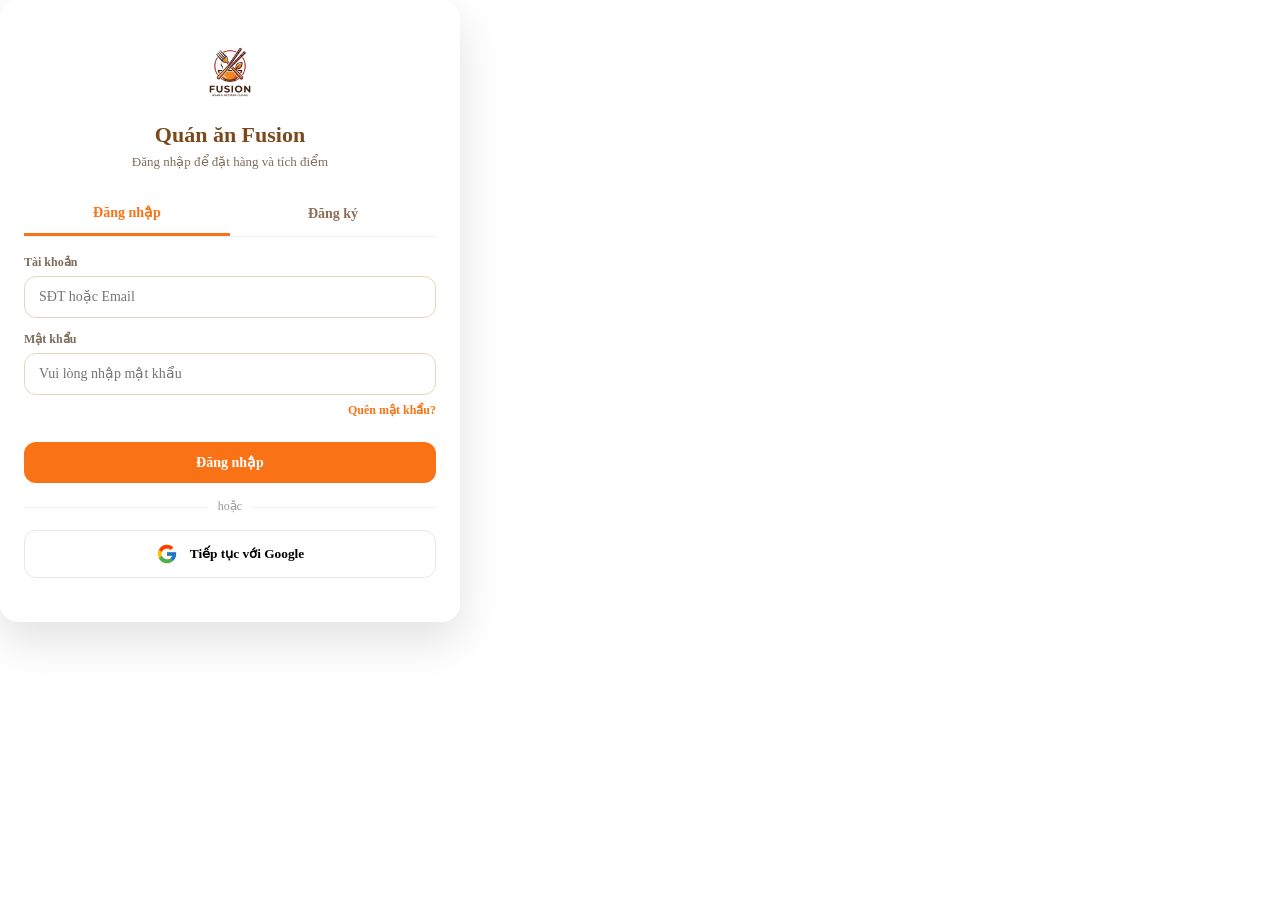
<file: src/partials/auth.html>
<!DOCTYPE html>
<html lang="vi">
<head>
  <meta charset="UTF-8">
  <meta name="viewport" content="width=device-width, initial-scale=1.0">
  <meta name="description" content="Đăng nhập hoặc tạo tài khoản Quán ăn Fusion">
  <title>Đăng nhập / Đăng ký – Quán ăn Fusion</title>
  <link rel="stylesheet" href="../../css/base/variables.css">
  <link rel="stylesheet" href="../../css/base/reset.css">
  <link rel="stylesheet" href="../../css/pages/auth.css">
</head>
<body>
  <div class="auth-card">
    <div class="logo">
      <img src="../../images/logo-fusion.png" alt="Logo" class="logo-icon" style="height: 80px; width: 80px; object-fit: contain; border-radius: 12px; margin-bottom: 10px;">
      <h2>Quán ăn Fusion</h2>
      <p>Đăng nhập để đặt hàng và tích điểm</p>
    </div>

    <div class="tabs">
      <button class="tab active" id="tab-login" onclick="switchTab('login')">Đăng nhập</button>
      <button class="tab" id="tab-register" onclick="switchTab('register')">Đăng ký</button>
    </div>

    <!-- Form đăng nhập -->
    <div id="login-panel">
      <div class="form-sec">
        <label class="f-label">Tài khoản</label>
        <input class="f-in" id="l-user" type="text" placeholder="SĐT hoặc Email">
      </div>
      <div class="form-sec">
        <label class="f-label">Mật khẩu</label>
        <input class="f-in" id="l-pass" type="password" placeholder="Vui lòng nhập mật khẩu" onkeydown="if(event.key==='Enter')doLogin()">
        <span class="forgot-link" onclick="showForgotPasswordForm()">Quên mật khẩu?</span>
      </div>
      <button class="btn-main" onclick="doLogin()">Đăng nhập</button>
      <div class="divider"><span>hoặc</span></div>
      <button class="social-btn" onclick="doSocialLogin('Google')">
        <span class="social-icon">
          <svg viewBox="0 0 48 48" aria-hidden="true">
            <path fill="#FFC107" d="M43.611 20.083H42V20H24v8h11.303c-1.649 4.657-6.08 8-11.303 8-6.627 0-12-5.373-12-12s5.373-12 12-12c3.059 0 5.842 1.154 7.961 3.039l5.657-5.657C34.046 6.053 29.268 4 24 4 12.955 4 4 12.955 4 24s8.955 20 20 20c11.045 0 20-8.955 20-20 0-1.341-.138-2.65-.389-3.917z"/>
            <path fill="#FF3D00" d="M6.306 14.691l6.571 4.819C14.655 15.108 18.961 12 24 12c3.059 0 5.842 1.154 7.961 3.039l5.657-5.657C34.046 6.053 29.268 4 24 4 16.318 4 9.656 8.337 6.306 14.691z"/>
            <path fill="#4CAF50" d="M24 44c5.166 0 9.86-1.977 13.409-5.192l-6.19-5.238C29.211 35.091 26.715 36 24 36c-5.202 0-9.619-3.317-11.283-7.946l-6.522 5.025C9.505 39.556 16.227 44 24 44z"/>
            <path fill="#1976D2" d="M43.611 20.083H42V20H24v8h11.303a12.04 12.04 0 01-4.087 5.571l.003-.002 6.19 5.238C36.971 39.205 44 34 44 24c0-1.341-.138-2.65-.389-3.917z"/>
          </svg>
        </span>
        <span>Tiếp tục với Google</span>
      </button>
    </div>

    <!-- Form đăng ký -->
    <div id="register-panel" style="display:none">
      <div class="f-row">
        <div class="form-sec">
          <label class="f-label">Họ</label>
          <input class="f-in" id="r-first" type="text" placeholder="Nguyễn">
        </div>
        <div class="form-sec">
          <label class="f-label">Tên</label>
          <input class="f-in" id="r-last" type="text" placeholder="Văn A">
        </div>
      </div>
      <div class="form-sec">
        <label class="f-label">Số điện thoại</label>
        <input class="f-in" id="r-phone" type="text" placeholder="0912 345 678">
      </div>
      <div class="form-sec">
        <label class="f-label">Email</label>
        <input class="f-in" id="r-email" type="email" placeholder="email@gmail.com">
      </div>
      <div class="form-sec">
        <label class="f-label">Mật khẩu</label>
        <input class="f-in" id="r-pass" type="password" placeholder="Ít nhất 8 ký tự">
      </div>
      <div class="form-sec">
        <label class="f-label">Nhập lại mật khẩu</label>
        <input class="f-in" id="r-confirm" type="password" placeholder="••••••••" onkeydown="if(event.key==='Enter')doRegister()">
      </div>
      <button class="btn-main" onclick="doRegister()">Tạo tài khoản</button>
    </div>

    <!-- Form quên mật khẩu -->
    <div id="forgot-panel" style="display:none">
      <div class="form-sec">
        <label class="f-label">Email đã đăng ký</label>
        <input class="f-in" id="f-email" type="email" placeholder="yourname@gmail.com">
      </div>
      <div class="form-sec">
        <label class="f-label">Mật khẩu mới</label>
        <input class="f-in" id="f-pass" type="password" placeholder="Ít nhất 8 ký tự">
      </div>
      <div class="form-sec">
        <label class="f-label">Nhập lại mật khẩu mới</label>
        <input class="f-in" id="f-confirm" type="password" placeholder="••••••••">
      </div>
      <button class="btn-main" onclick="doForgotPassword()">Đặt lại mật khẩu</button>
      <button class="btn-out" onclick="hideForgotPasswordForm()" style="margin-top:10px">Quay lại đăng nhập</button>
    </div>

    <div id="msg" class="msg"></div>
  </div>

  <!-- Auth JS (theo thứ tự phụ thuộc) -->
  <script src="../../js/core/config.js"></script>
  <script src="../../js/core/storage.js"></script>
  <script>
    // switchTab: chuyển giữa đăng nhập / đăng ký
    function switchTab(tab) {
      document.getElementById('login-panel').style.display    = tab === 'login'    ? '' : 'none';
      document.getElementById('register-panel').style.display = tab === 'register' ? '' : 'none';
      document.getElementById('forgot-panel').style.display   = 'none';
      document.querySelectorAll('.tab').forEach(function(t){ t.classList.remove('active'); });
      var activeTab = document.getElementById('tab-' + tab);
      if (activeTab) activeTab.classList.add('active');
    }
  </script>
  <script src="https://accounts.google.com/gsi/client" async defer></script>
  <script src="../../js/auth/login.js"></script>
  <script src="../../js/auth/register.js"></script>
  <script src="../../js/auth/forgot-password.js"></script>
  <script src="../../js/auth/social-login.js"></script>
</body>
</html>
</file>
<file: css/base/variables.css>
/* ── CSS VARIABLES ── */
:root{
  --orange:#E8521A;--orange-l:#FFF3E9;--orange-d:#C03F0E;
  --orange-2:#FF9A3D;--cream:#FFF9F3;--brown:#4A2C12;--brown-l:#8B5E3C;
  --surf:#fff;--surf2:#F9F5F0;--surf3:#F2ECE4;
  --border:rgba(74,44,18,.1);--border2:rgba(74,44,18,.18);
  --text:#2C1A0E;--muted:#8B7355;--muted2:#BBA98A;
  --green:#16A34A;--green-l:#DCFCE7;
  --red:#DC2626;--red-l:#FEE2E2;
  --yellow:#F59E0B;--yellow-l:#FEF9C3;
  --r:12px;--r-sm:8px;--r-lg:18px;--r-xl:24px;
  --sh:0 2px 12px rgba(74,44,18,.08);
  --sh-lg:0 12px 40px rgba(74,44,18,.15);
  --sh-xl:0 20px 60px rgba(74,44,18,.2);
  --trans-dur:0.3s;
}
</file>
<file: css/pages/auth.css>
/* ── AUTH PAGE (Scoped to .auth-card) ── */
.auth-card{
  width:min(460px,100%);
  background:#fff;
  border-radius:18px;
  box-shadow:0 18px 45px rgba(0,0,0,.12);
  padding:32px 24px;
}
.auth-card .logo{display:flex;flex-direction:column;align-items:center;margin-bottom:18px}
.auth-card .logo-mark{font-size:44px;margin-bottom:6px}
.auth-card h2{margin:0;font-size:22px;color:#7a4a1d}
.auth-card p{margin:6px 0 0;color:#7d6d5a;font-size:13px}
.auth-card .tabs{display:flex;border-bottom:1px solid #eee;margin:22px 0 18px}
.auth-card .tab{flex:1;background:none;border:none;padding:12px 10px;font-size:14px;font-weight:700;color:#8b6f57;cursor:pointer}
.auth-card .tab.active{color:#f97316;border-bottom:3px solid #f97316}
.auth-card .form-sec{margin-bottom:14px}
.auth-card .f-label{display:block;font-size:12px;color:#7d6d5a;margin-bottom:6px;font-weight:600}
.auth-card .f-in{width:100%;padding:12px 14px;border:1px solid #e7d6bb;border-radius:12px;outline:none;font-size:14px;}
.auth-card .f-in:focus{border-color:#f97316;box-shadow:0 0 0 3px rgba(249,115,22,.12)}
.auth-card .f-row{display:grid;grid-template-columns:1fr 1fr;gap:12px}
.auth-card .btn-main{width:100%;border:none;background:#f97316;color:#fff;padding:12px 14px;border-radius:12px;font-size:14px;font-weight:800;cursor:pointer;margin-top:10px}
.auth-card .btn-out{width:100%;border:1px solid #f97316;background:#fff;color:#f97316;padding:12px 14px;border-radius:12px;font-size:14px;font-weight:800;cursor:pointer;margin-top:10px}
.auth-card .forgot-link{font-size:12px;color:#f97316;font-weight:700;cursor:pointer;text-align:right;display:block;margin-top:8px}
.auth-card .hint{font-size:12px;color:#8b6d5a;margin-top:10px}
.auth-card .social-btn{width:100%;padding:12px 14px;border:1px solid #e7e7e7;border-radius:12px;background:#fff;cursor:pointer;margin-top:8px;font-weight:600;display:flex;align-items:center;justify-content:center;gap:12px}
.auth-card .social-icon{width:22px;height:22px;display:inline-flex;align-items:center;justify-content:center;flex-shrink:0}
.auth-card .social-icon svg{width:22px;height:22px}
.auth-card .divider{text-align:center;font-size:12px;color:#999;position:relative;margin:16px 0}
.auth-card .divider:before{content:'';position:absolute;left:0;right:0;top:50%;height:1px;background:#eee;z-index:0}
.auth-card .divider span{position:relative;background:#fff;padding:0 10px;z-index:1}
.auth-card .msg{margin-top:12px;font-size:13px;text-align:center}
.auth-card .msg.success{color:#16a34a}
.auth-card .msg.error{color:#dc2626}
@media (max-width: 480px){
  .auth-card .f-row{grid-template-columns:1fr}
  .auth-card{padding:28px 18px}
}
</file>
